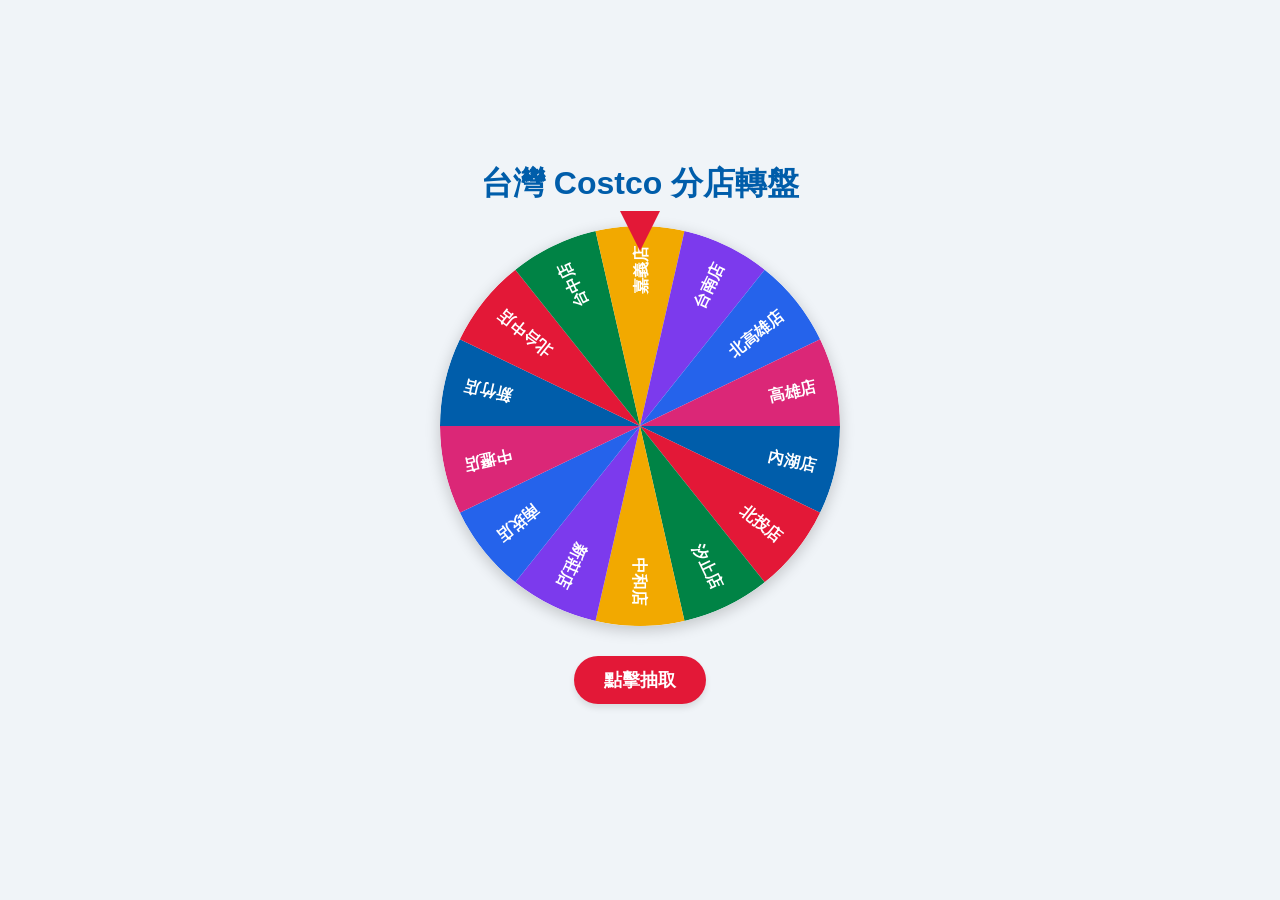
<file: costco.html>
<!DOCTYPE html>
<html lang="zh-TW">
<head>
    <meta charset="UTF-8">
    <meta name="viewport" content="width=device-width, initial-scale=1.0">
    <title>台灣 Costco 分店轉盤</title>
    <style>
        body {
            font-family: 'Segoe UI', Tahoma, Geneva, Verdana, sans-serif;
            display: flex;
            flex-direction: column;
            align-items: center;
            justify-content: center;
            min-height: 100vh;
            margin: 0;
            background-color: #f0f4f8;
            color: #333;
            padding: 20px;
            box-sizing: border-box;
        }

        h1 {
            color: #005DAA;
            margin-bottom: 20px;
        }

        .wheel-container {
            position: relative;
            width: 400px;
            height: 400px;
        }

        canvas {
            width: 100%;
            height: 100%;
            border-radius: 50%;
            box-shadow: 0 4px 15px rgba(0,0,0,0.2);
            transition: transform 4s cubic-bezier(0.17, 0.67, 0.1, 1);
        }

        .pointer {
            position: absolute;
            top: -15px;
            left: 50%;
            transform: translateX(-50%);
            width: 0;
            height: 0;
            border-left: 20px solid transparent;
            border-right: 20px solid transparent;
            border-top: 40px solid #E31837;
            z-index: 10;
        }

        button {
            margin-top: 30px;
            padding: 12px 30px;
            font-size: 18px;
            font-weight: bold;
            color: white;
            background-color: #E31837;
            border: none;
            border-radius: 25px;
            cursor: pointer;
            box-shadow: 0 4px 6px rgba(0,0,0,0.1);
            transition: background-color 0.3s, transform 0.1s;
        }

            button:hover {
                background-color: #C0142D;
            }

            button:active {
                transform: scale(0.95);
            }

            button:disabled {
                background-color: #999;
                cursor: not-allowed;
                transform: none;
            }

        #result {
            margin-top: 20px;
            font-size: 24px;
            font-weight: bold;
            color: #005DAA;
            min-height: 35px;
            /* 確保 innerHTML 插入的內容對齊 */
            display: flex;
            align-items: center;
            justify-content: center;
        }

        /* ====== 新增的圖片樣式，基於 24px 文字計算大小 ====== */
        .result-icon {
            height: 32px; /* 計算得出的協調大小 */
            width: auto; /* 保持比例 */
            vertical-align: middle; /* 垂直居中對齊 */
            margin: 0 10px; /* 前後文字的間距 */
        }
        /* ======================================================= */

        /* 分店詳細資訊卡片樣式 */
        #details {
            margin-top: 15px;
            padding: 15px 25px;
            background-color: white;
            border-radius: 12px;
            box-shadow: 0 4px 12px rgba(0,0,0,0.08);
            text-align: center;
            opacity: 0;
            transform: translateY(10px);
            transition: opacity 0.5s ease, transform 0.5s ease;
            display: none;
        }

            #details.show {
                display: block;
                opacity: 1;
                transform: translateY(0);
            }

            #details p {
                margin: 8px 0;
                font-size: 16px;
                color: #555;
            }

        .icon {
            margin-right: 5px;
        }
    </style>
</head>
<body>

    <h1>台灣 Costco 分店轉盤</h1>

    <div class="wheel-container">
        <div class="pointer"></div>
        <canvas id="wheelCanvas" width="400" height="400"></canvas>
    </div>

    <button id="spinBtn">點擊抽取</button>

    <div id="result"></div>
    <div id="details">
        <p><span class="icon">📍</span><span id="storeAddress"></span></p>
        <p><span class="icon">🕒</span>營業時間：10:00 - 21:30</p>
    </div>

    <script>// ====== 用戶配置區 ======
        // 請將 'YOUR_IMAGE_PATH_HERE' 替換為您的圖片路徑（例如 image_0.png 或其 URL）
        const storeIconHtml = '<img src="[data-uri]" class="result-icon" alt="寶貝球">';
        // =======================

        const stores = [
            { name: "內湖店", address: "台北市內湖區舊宗路一段268號" },
            { name: "北投店", address: "台北市北投區立德路117號" },
            { name: "汐止店", address: "新北市汐止區大同路一段158號" },
            { name: "中和店", address: "新北市中和區中山路二段347號" },
            { name: "新莊店", address: "新北市新莊區建國一路138號" },
            { name: "南崁店", address: "桃園市蘆竹區南崁路一段369號" },
            { name: "中壢店", address: "桃園市中壢區民族路六段508號" },
            { name: "新竹店", address: "新竹市東區慈雲路188號" },
            { name: "北台中店", address: "台中市北屯區敦富路366號" },
            { name: "台中店", address: "台中市南屯區文心南三路289號" },
            { name: "嘉義店", address: "嘉義市東區忠孝路801號" },
            { name: "台南店", address: "台南市北區和緯路四段8號" },
            { name: "北高雄店", address: "高雄市鼓山區大順一路111號" },
            { name: "高雄店", address: "高雄市前鎮區中華五路656號" }
        ];

        const palette = ["#005DAA", "#E31837", "#008345", "#F2A900", "#7C3AED", "#2563EB", "#DB2777"];

        const canvas = document.getElementById('wheelCanvas');
        const ctx = canvas.getContext('2d');
        const numSegments = stores.length;
        const anglePerSegment = (2 * Math.PI) / numSegments;

        function drawWheel() {
            for (let i = 0; i < numSegments; i++) {
                ctx.beginPath();
                ctx.moveTo(200, 200);
                ctx.arc(200, 200, 200, i * anglePerSegment, (i + 1) * anglePerSegment);
                ctx.fillStyle = palette[i % palette.length];
                ctx.fill();
                ctx.save();

                ctx.translate(200, 200);
                ctx.rotate(i * anglePerSegment + anglePerSegment / 2);
                ctx.textAlign = "right";
                ctx.fillStyle = "#fff";
                ctx.font = "bold 16px 'Segoe UI'";
                ctx.fillText(stores[i].name, 180, 6);
                ctx.restore();
            }
        }

        drawWheel();

        let currentRotation = 0;
        const spinBtn = document.getElementById('spinBtn');
        const resultDiv = document.getElementById('result');
        const detailsDiv = document.getElementById('details');
        const storeAddressSpan = document.getElementById('storeAddress');

        spinBtn.addEventListener('click', () => {
            spinBtn.disabled = true;
            resultDiv.innerText = "轉動中...";
            detailsDiv.classList.remove('show');
            setTimeout(() => detailsDiv.style.display = 'none', 500);

            const extraSpins = Math.floor(Math.random() * 4) + 3;
            const randomAngle = Math.floor(Math.random() * 360);

            currentRotation += (extraSpins * 360) + randomAngle;
            canvas.style.transform = `rotate(${currentRotation}deg)`;

            setTimeout(() => {
                const actualRotation = currentRotation % 360;
                const pointerAngle = (360 - actualRotation + 270) % 360;

                const segmentIndex = Math.floor(pointerAngle / (360 / numSegments));
                const selectedStore = stores[segmentIndex];

                resultDiv.innerHTML = `${storeIconHtml}就決定是你了：${selectedStore.name}${storeIconHtml}`;
                storeAddressSpan.innerText = selectedStore.address;

                detailsDiv.style.display = 'block';
                setTimeout(() => detailsDiv.classList.add('show'), 10);

                spinBtn.disabled = false;
            }, 4000);
        });</script>
</body>
</html>
</file>
